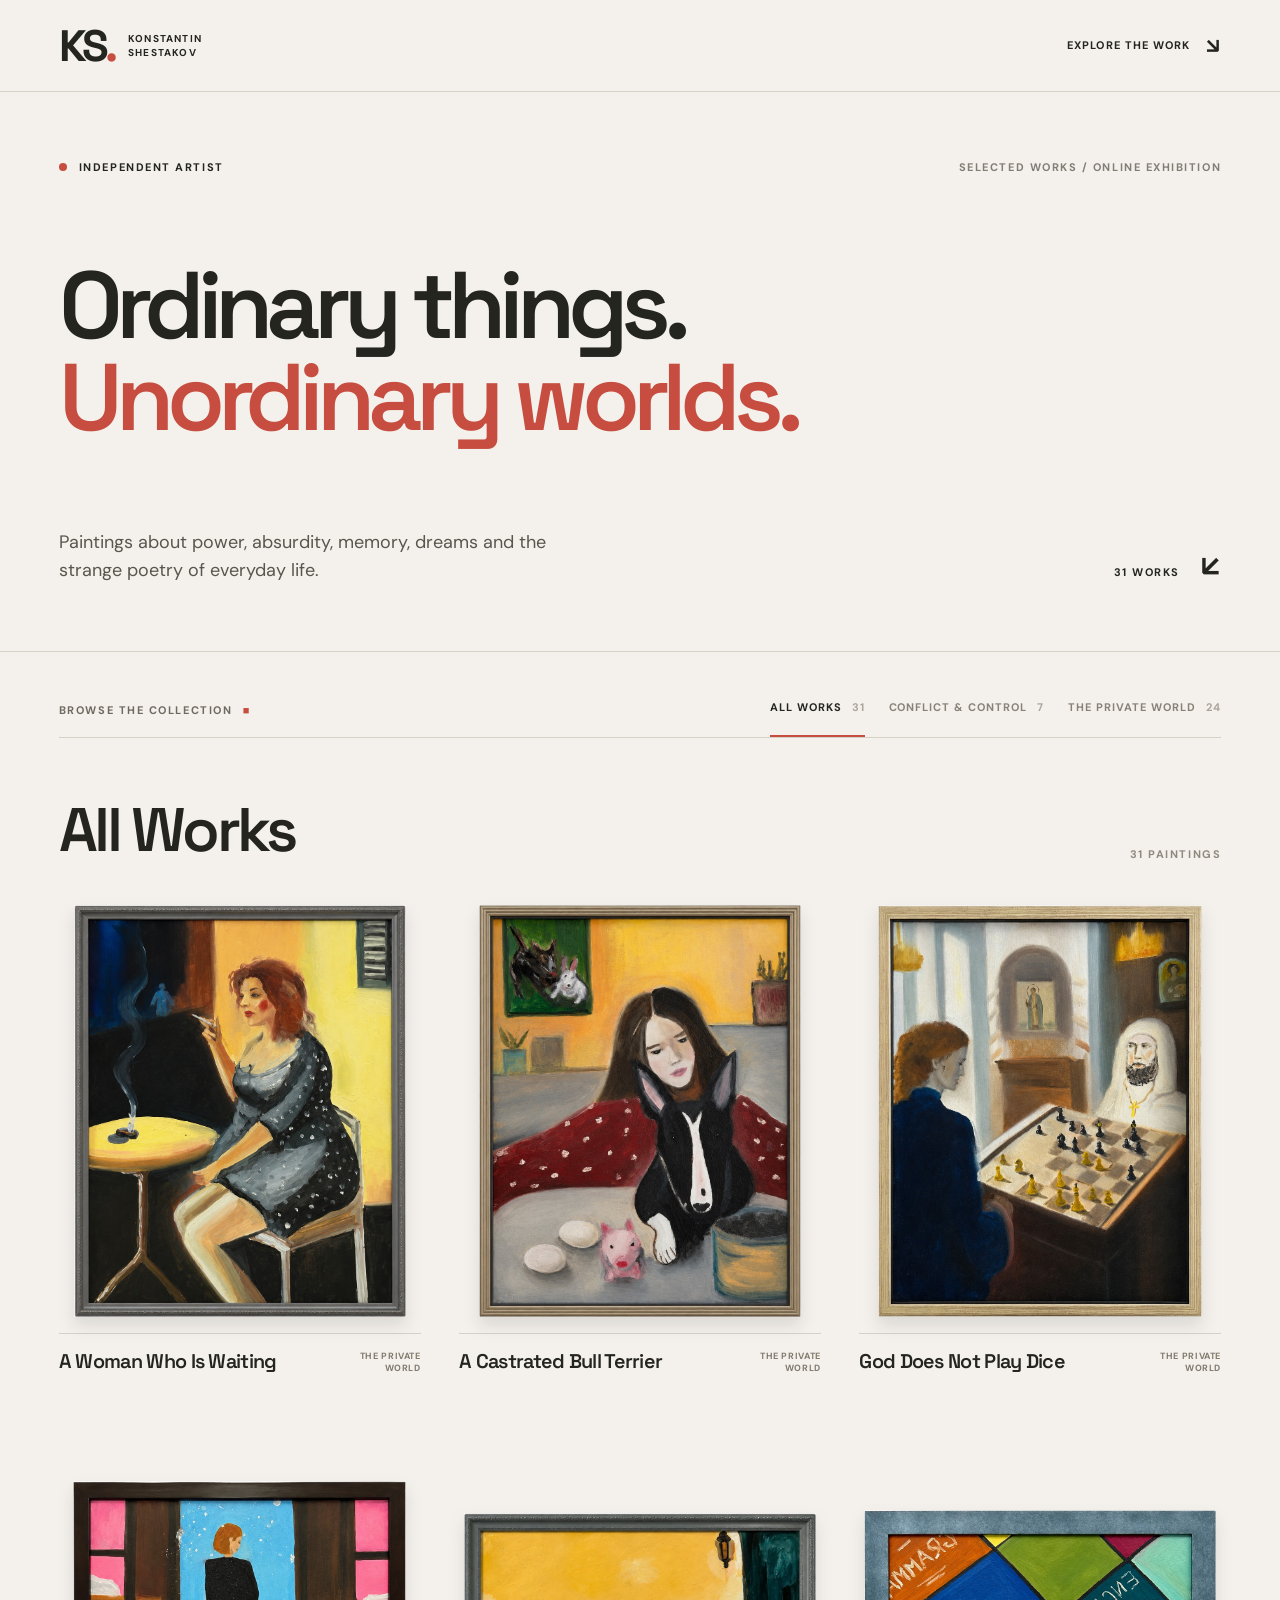
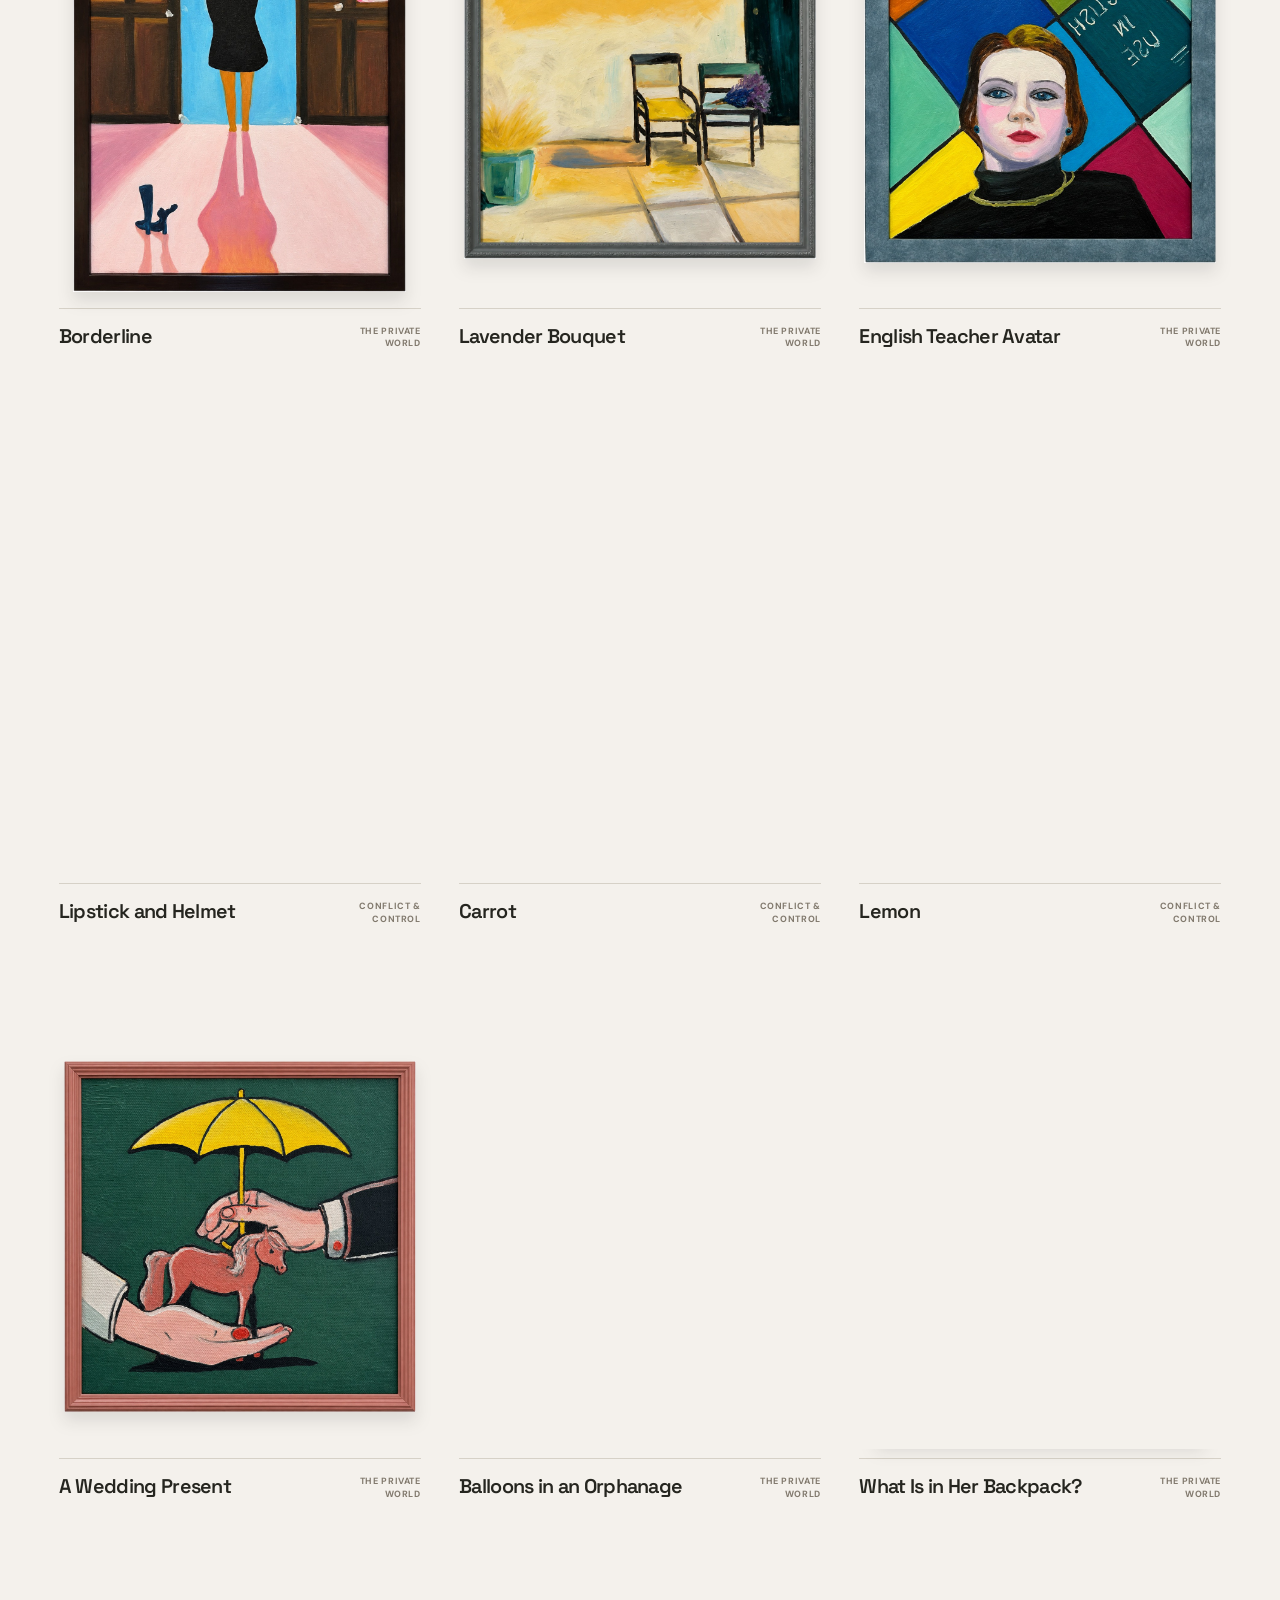
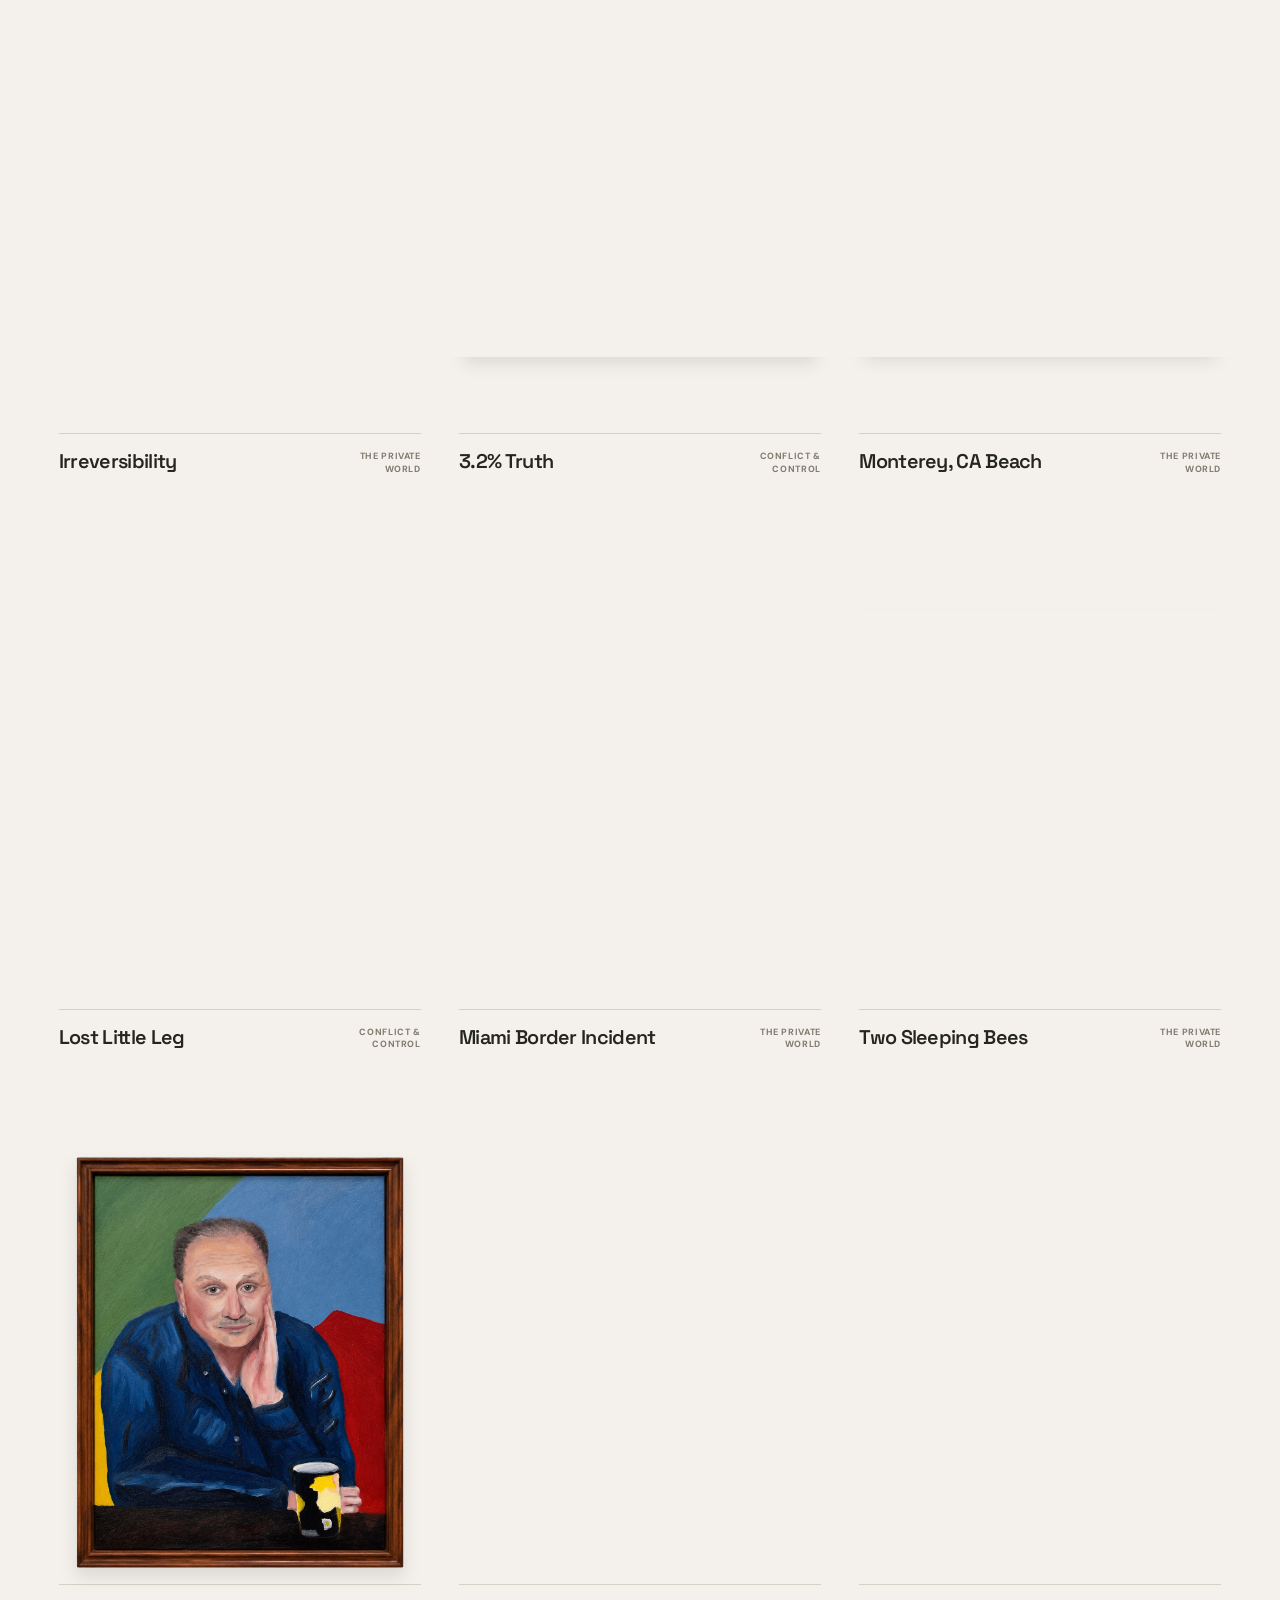
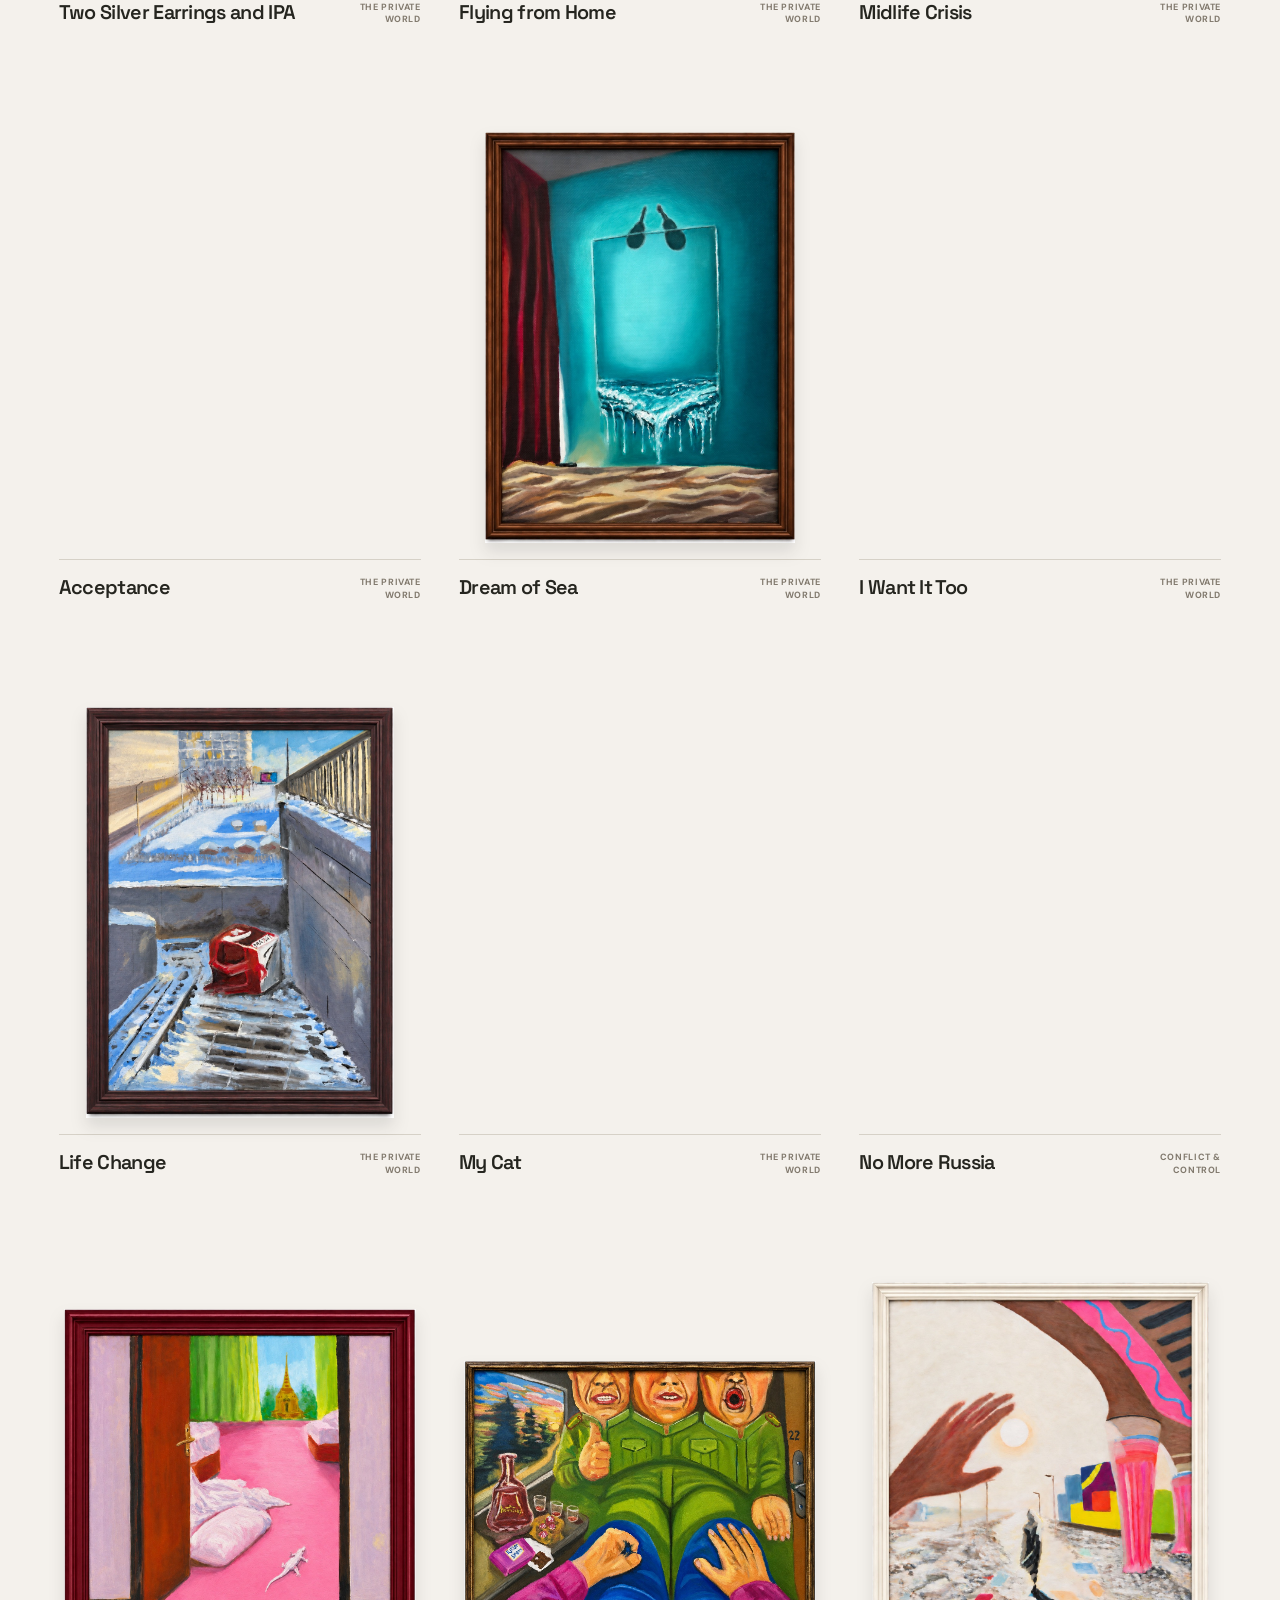
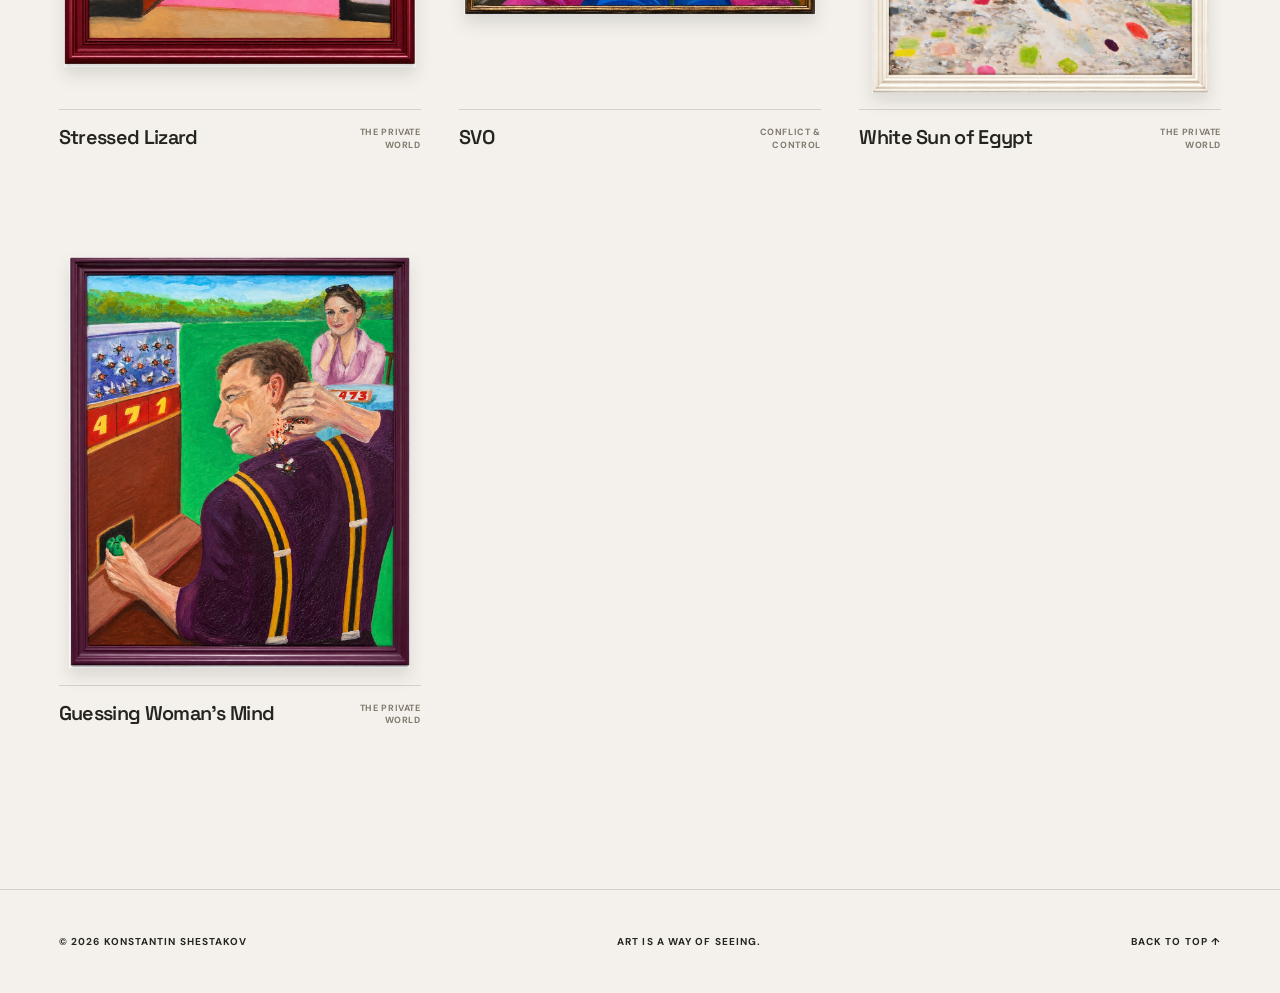
<file: index.html>
<!doctype html>
<html lang="en"><head><meta charset="utf-8"><meta name="viewport" content="width=device-width,initial-scale=1">
<meta name="theme-color" content="#f3f0e9"><meta name="description" content="Paintings by Konstantin Shestakov — Conflict & Control and The Private World."><title>Konstantin Shestakov — Selected Works</title><link rel="stylesheet" href="style.css"></head>
<body>
<header class="site-header"><a class="identity" href="#top" aria-label="Home"><span class="identity-mark">KS<span class="mark-dot">.</span></span><span class="identity-name">KONSTANTIN<br>SHESTAKOV</span></a><a class="navlink" href="#gallery">EXPLORE THE WORK <span aria-hidden="true">↘</span></a></header>
<main id="top">
<section class="hero"><div class="hero-kicker"><span class="signal"></span> INDEPENDENT ARTIST <span class="hero-index">SELECTED WORKS / ONLINE EXHIBITION</span></div>
<h1>Ordinary things.<br><em>Unordinary worlds.</em></h1><div class="hero-footer"><p>Paintings about power, absurdity, memory, dreams and the strange poetry of everyday life.</p><span class="hero-counter">31 WORKS <span aria-hidden="true">↙</span></span></div></section>
<section id="gallery" class="collection"><div class="collection-bar"><div class="eyebrow">BROWSE THE COLLECTION <span class="small-square">■</span></div><div class="controls" role="tablist" aria-label="Choose collection"><button type="button" class="tab active" data-filter="all" aria-selected="true">ALL WORKS <span id="allcount"></span></button><button type="button" class="tab" data-filter="political" aria-selected="false">CONFLICT &amp; CONTROL <span id="polcount"></span></button><button type="button" class="tab" data-filter="non-political" aria-selected="false">THE PRIVATE WORLD <span id="noncount"></span></button></div></div>
<div class="intro"><h2 id="sectiontitle">All Works</h2><span id="sectioncount"></span></div><div class="grid" id="artgrid"></div></section>
</main><footer><span>© <span id="year"></span> KONSTANTIN SHESTAKOV</span><span>ART IS A WAY OF SEEING.</span><a href="#top">BACK TO TOP ↑</a></footer>
<div class="lightbox" id="lightbox" role="dialog" aria-modal="true" aria-label="Artwork details"><button class="lb-close" id="lb-close" aria-label="Close artwork">×</button><div class="lb-inner"><div class="lb-image"><img id="lb-img" alt=""></div><div class="lb-meta"><span class="eyebrow" id="lb-type"></span><h2 id="lb-title"></h2><p id="lb-desc"></p><div class="lb-nav"><button id="lb-prev" aria-label="Previous painting">← PREVIOUS</button><button id="lb-next" aria-label="Next painting">NEXT →</button></div><span class="notice">KONSTANTIN SHESTAKOV — SELECTED WORKS</span></div></div></div>
<script src="gallery-data.js"></script><script src="app.js"></script></body></html>
</file>
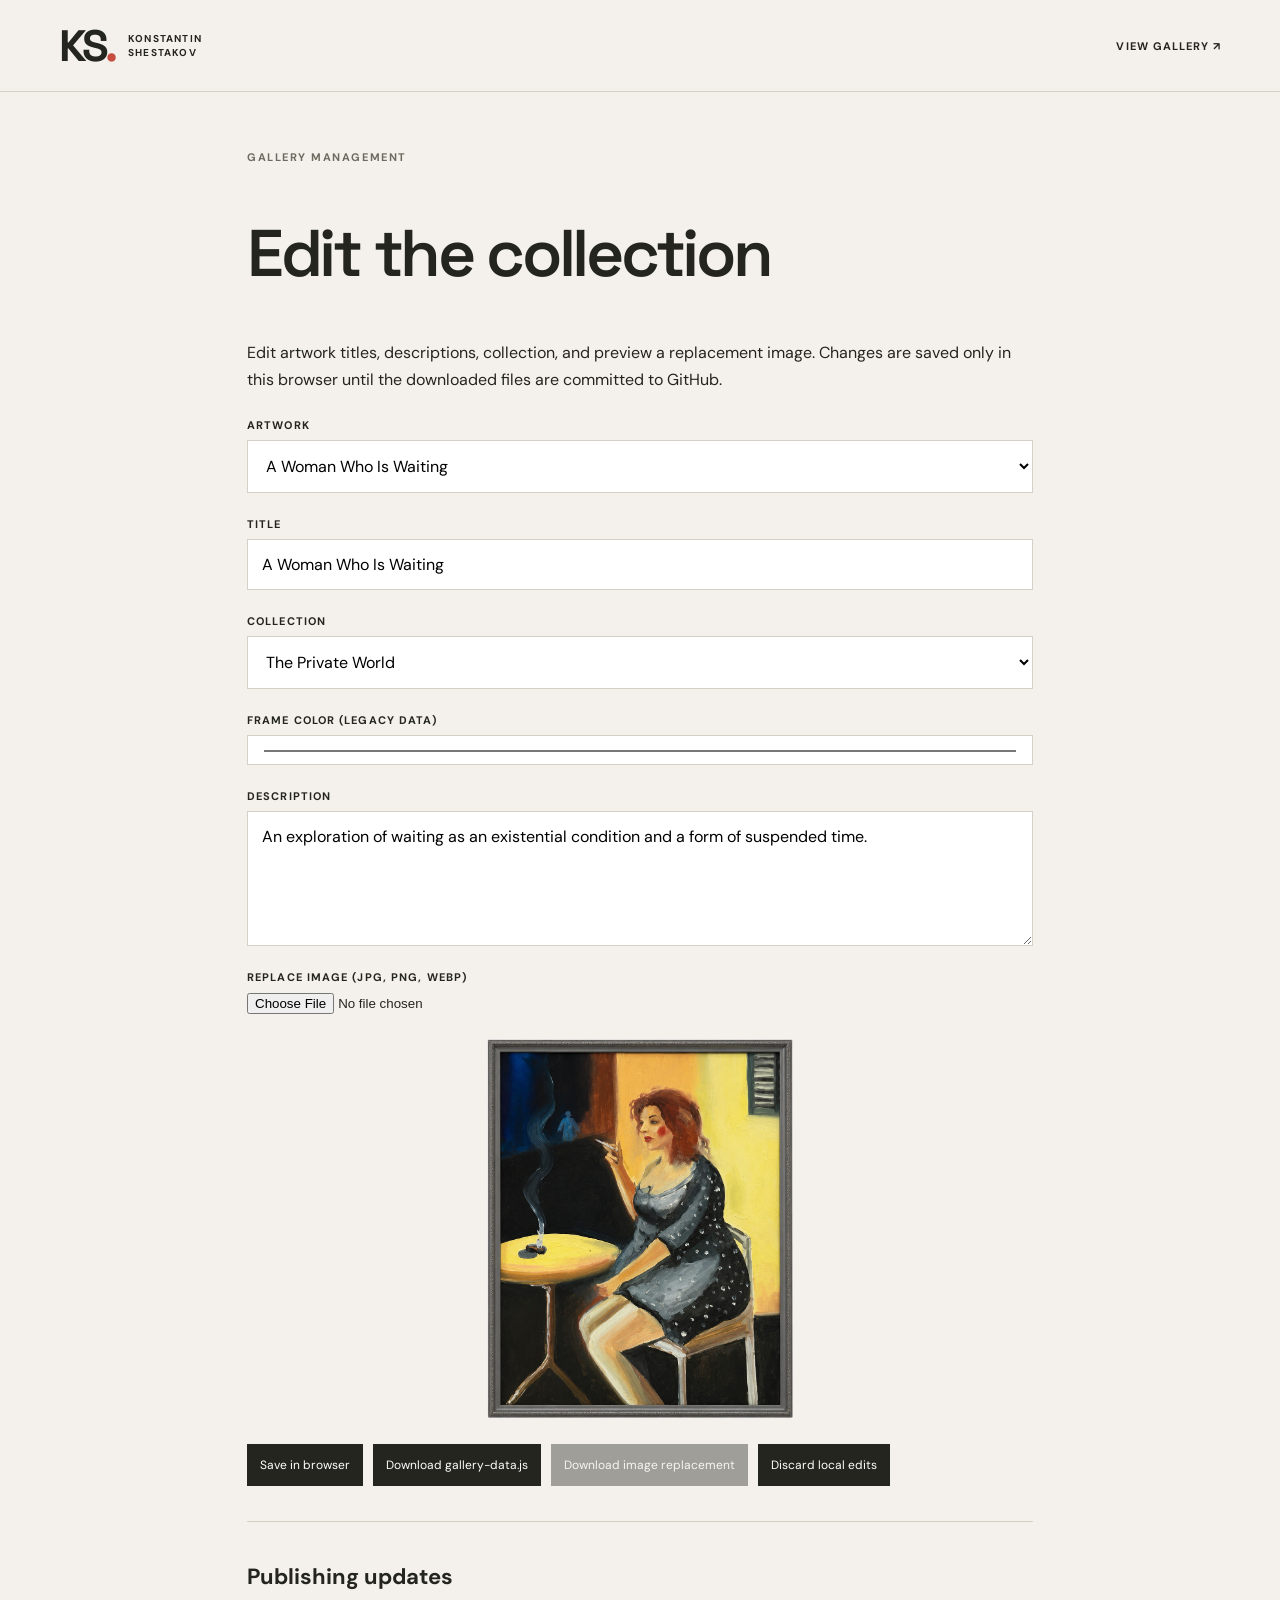
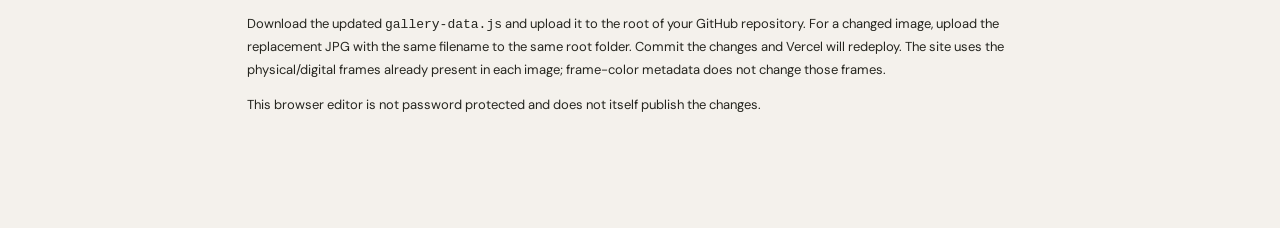
<file: edit.html>
<!doctype html><html lang="en"><head><meta charset="utf-8"><meta name="viewport" content="width=device-width,initial-scale=1"><title>Edit Gallery | Konstantin Shestakov</title><link rel="stylesheet" href="style.css"></head><body><header class="site-header"><a class="identity" href="index.html"><span class="identity-mark">KS<span class="mark-dot">.</span></span><span class="identity-name">KONSTANTIN<br>SHESTAKOV</span></a><a class="navlink" href="index.html">VIEW GALLERY ↗</a></header><main class="editor"><p class="eyebrow">GALLERY MANAGEMENT</p><h1>Edit the collection</h1><p>Edit artwork titles, descriptions, collection, and preview a replacement image. Changes are saved only in this browser until the downloaded files are committed to GitHub.</p><label for="choose">ARTWORK</label><select id="choose"></select><label for="title">TITLE</label><input id="title" type="text"><label for="category">COLLECTION</label><select id="category"><option value="political">Conflict &amp; Control</option><option value="non-political">The Private World</option></select><label for="frame-color">FRAME COLOR (LEGACY DATA)</label><input id="frame-color" type="color" value="#807667"><label for="description">DESCRIPTION</label><textarea id="description" rows="5"></textarea><label for="picture">REPLACE IMAGE (JPG, PNG, WEBP)</label><input id="picture" type="file" accept="image/jpeg,image/png,image/webp"><img id="preview" alt="Selected artwork preview" class="editor-preview"><div class="editor-actions"><button id="save" type="button">Save in browser</button><button id="download-data" type="button">Download gallery-data.js</button><button id="download-picture" type="button" disabled>Download image replacement</button><button id="reset" type="button">Discard local edits</button></div><p class="editor-status" id="status" role="status"></p><div class="editor-help"><h2>Publishing updates</h2><p>Download the updated <code>gallery-data.js</code> and upload it to the root of your GitHub repository. For a changed image, upload the replacement JPG with the same filename to the same root folder. Commit the changes and Vercel will redeploy. The site uses the physical/digital frames already present in each image; frame-color metadata does not change those frames.</p><p>This browser editor is not password protected and does not itself publish the changes.</p></div></main><script src="gallery-data.js"></script><script src="editor.js"></script></body></html>
</file>
<file: style.css>
@import url('https://fonts.googleapis.com/css2?family=DM+Sans:wght@400;500;600;700&family=Space+Grotesk:wght@400;500;600;700&display=swap');
:root{--paper:#f4f1ec;--ink:#25251f;--soft:#a6a197;--rule:#d6d1c7;--accent:#c64d3f}*{box-sizing:border-box}html{scroll-behavior:smooth}body{margin:0;background:var(--paper);color:var(--ink);font-family:'DM Sans',Arial,sans-serif;-webkit-font-smoothing:antialiased}button,a{font:inherit}a{color:inherit;text-decoration:none}button{cursor:pointer}.site-header{height:92px;border-bottom:1px solid var(--rule);display:flex;align-items:center;justify-content:space-between;padding:0 clamp(18px,4.6vw,78px)}.identity{display:flex;align-items:center;gap:15px}.identity-mark{font:700 44px/1 'Space Grotesk',Arial,sans-serif;letter-spacing:-.105em}.mark-dot{color:var(--accent)}.identity-name{font-size:10px;line-height:1.35;letter-spacing:.12em;font-weight:700}.navlink{font-size:11px;font-weight:700;letter-spacing:.095em}.navlink span{font-size:21px;margin-left:12px;vertical-align:middle}.hero{min-height:560px;padding:68px clamp(18px,4.6vw,78px) 66px;display:flex;flex-direction:column;justify-content:space-between;border-bottom:1px solid var(--rule)}.hero-kicker,.hero-index,.hero-counter,.eyebrow,.intro #sectioncount{font-size:11px;font-weight:700;letter-spacing:.14em}.hero-kicker{display:flex;align-items:center;gap:12px}.signal{height:8px;width:8px;border-radius:50%;background:var(--accent)}.hero-index{margin-left:auto;color:#827d75}.hero h1{font:600 clamp(49px,7.4vw,118px)/.97 'Space Grotesk',Arial,sans-serif;letter-spacing:-.075em;max-width:1290px;margin:70px 0}.hero h1 em{font-style:normal;color:var(--accent)}.hero-footer{display:flex;justify-content:space-between;align-items:end;gap:30px}.hero-footer p{font-size:18px;line-height:1.55;max-width:515px;margin:0;color:#58564d}.hero-counter{white-space:nowrap}.hero-counter span{font-size:29px;padding-left:16px}.collection{padding:0 clamp(18px,4.6vw,78px) 130px;max-width:1700px;margin:auto}.collection-bar{border-bottom:1px solid var(--rule);padding:31px 0 0;display:flex;align-items:center;gap:30px;justify-content:space-between}.eyebrow{color:#6f6a61}.small-square{color:var(--accent);margin-left:6px}.controls{display:flex;gap:24px;flex-wrap:wrap}.tab{border:0;border-bottom:2px solid transparent;padding:17px 0 21px;background:transparent;color:#888279;font-size:11px;font-weight:700;letter-spacing:.09em;white-space:nowrap;transition:color .2s}.tab:hover,.tab.active{color:var(--ink)}.tab.active{border-bottom-color:var(--accent)}.tab span{color:#aaa49b;margin-left:6px}.intro{margin:62px 0 36px;display:flex;align-items:end;justify-content:space-between}.intro h2{font:600 clamp(34px,4.8vw,70px)/1 'Space Grotesk',Arial,sans-serif;letter-spacing:-.06em;margin:0}.intro #sectioncount{color:#8f887f}.grid{display:grid;grid-template-columns:repeat(3,minmax(0,1fr));column-gap:clamp(22px,3vw,55px);row-gap:66px}.art{min-width:0;display:flex;flex-direction:column;cursor:pointer;outline-offset:8px}.art-image{height:clamp(290px,34vw,500px);display:flex;align-items:center;justify-content:center;min-width:0;padding:8px 5px 16px}.art-image img{max-width:100%;max-height:100%;height:auto;width:auto;object-fit:contain;display:block;filter:drop-shadow(0 9px 8px #1715101b);transition:transform .28s ease,filter .28s ease}.art:hover img,.art:focus-visible img{transform:translateY(-5px);filter:drop-shadow(0 14px 11px #17151027)}.art-meta{border-top:1px solid var(--rule);padding:16px 0 0;display:flex;align-items:start;gap:14px;justify-content:space-between;min-height:74px}.art-title{font:600 clamp(16px,1.55vw,22px)/1.17 'Space Grotesk',Arial,sans-serif;letter-spacing:-.035em}.art-cat{font-size:9px;line-height:1.4;letter-spacing:.07em;text-align:right;text-transform:uppercase;color:#81796d;flex:0 0 96px;font-weight:700}.art:focus-visible{outline:2px solid var(--accent)}footer{border-top:1px solid var(--rule);padding:45px clamp(18px,4.6vw,78px);display:flex;justify-content:space-between;gap:18px;flex-wrap:wrap;font-size:10px;font-weight:700;letter-spacing:.11em}.lightbox{position:fixed;inset:0;background:#f4f1ecfa;z-index:100;display:none;overflow:auto}.lightbox.open{display:block}.lb-close{position:fixed;top:17px;right:23px;z-index:101;border:1px solid var(--rule);background:var(--paper);width:45px;height:45px;font-size:28px}.lb-inner{min-height:100vh;display:grid;grid-template-columns:minmax(0,1.4fr) minmax(280px,.65fr);gap:clamp(28px,5vw,80px);align-items:center;padding:80px clamp(22px,6vw,100px)}.lb-image{min-width:0;display:flex;justify-content:center;align-items:center}.lb-image img{display:block;max-width:100%;max-height:calc(100vh - 160px);object-fit:contain;filter:drop-shadow(0 12px 12px #16130f24)}.lb-meta h2{font:600 clamp(34px,4vw,63px)/1.05 'Space Grotesk',Arial,sans-serif;letter-spacing:-.06em;margin:18px 0 24px}.lb-meta p{font-size:16px;line-height:1.7;color:#514d46}.lb-nav{display:flex;gap:12px;margin:37px 0}.lb-nav button{background:transparent;border:1px solid var(--ink);padding:12px 16px;font-size:11px;letter-spacing:.08em;font-weight:700}.notice{font-size:10px;letter-spacing:.12em;color:#8c857a}.editor{max-width:830px;margin:auto;padding:45px 22px 100px}.editor h1{font:600 clamp(38px,6vw,66px) 'Space Grotesk',sans-serif;letter-spacing:-.05em}.editor>p{line-height:1.7}.editor label{display:block;margin:24px 0 8px;font-weight:700;font-size:11px;letter-spacing:.1em}.editor input:not([type=file]),.editor textarea,.editor select{display:block;width:100%;padding:14px;font:inherit;border:1px solid var(--rule);background:#fff}.editor input[type=file]{width:100%}.editor-preview{max-width:100%;max-height:380px;display:block;margin:25px auto;object-fit:contain}.editor-actions{display:flex;flex-wrap:wrap;gap:10px}.editor-actions button{border:1px solid var(--ink);background:var(--ink);color:white;padding:12px;font-size:12px}.editor-actions button:disabled{opacity:.4}.editor-status,.editor-help{font-size:13px;line-height:1.7}.editor-help{border-top:1px solid var(--rule);margin-top:35px;padding-top:18px}.editor-help h2{font-size:22px}
@media(max-width:1150px){.collection-bar{align-items:start;flex-direction:column;gap:8px}.controls{gap:24px}.grid{grid-template-columns:repeat(2,minmax(0,1fr));column-gap:26px;row-gap:50px}.art-image{height:clamp(280px,46vw,470px)}}
@media(max-width:650px){.site-header{height:74px}.identity-mark{font-size:36px}.identity-name{font-size:9px}.navlink{font-size:9px}.hero{min-height:440px;padding-top:39px;padding-bottom:40px}.hero-kicker{font-size:9px}.hero-index{display:none}.hero h1{font-size:clamp(44px,10.9vw,70px);line-height:1.01;margin:40px 0}.hero-footer p{font-size:14px;max-width:280px}.hero-counter{display:none}.collection{padding-bottom:65px}.collection-bar{padding-top:28px}.controls{width:100%;gap:10px;justify-content:space-between}.tab{font-size:9px;padding:14px 0;letter-spacing:0}.tab span{margin-left:2px}.intro{margin:40px 0 27px}.intro h2{font-size:35px}.grid{grid-template-columns:1fr;row-gap:33px}.art-image{height:auto;min-height:0;padding:4px 14px 14px}.art-image img{max-width:100%;max-height:480px}.art-meta{min-height:62px}.art-title{font-size:19px}.lb-inner{grid-template-columns:1fr;gap:25px;padding:80px 20px 40px}.lb-image img{max-height:53vh}.lb-meta h2{font-size:35px}.lb-meta p{font-size:15px}footer{gap:20px}.editor-actions{display:grid}.editor-actions button{width:100%}}
@media(max-width:360px){.controls{gap:7px}.tab{font-size:8px}.navlink{display:none}}
</file>
